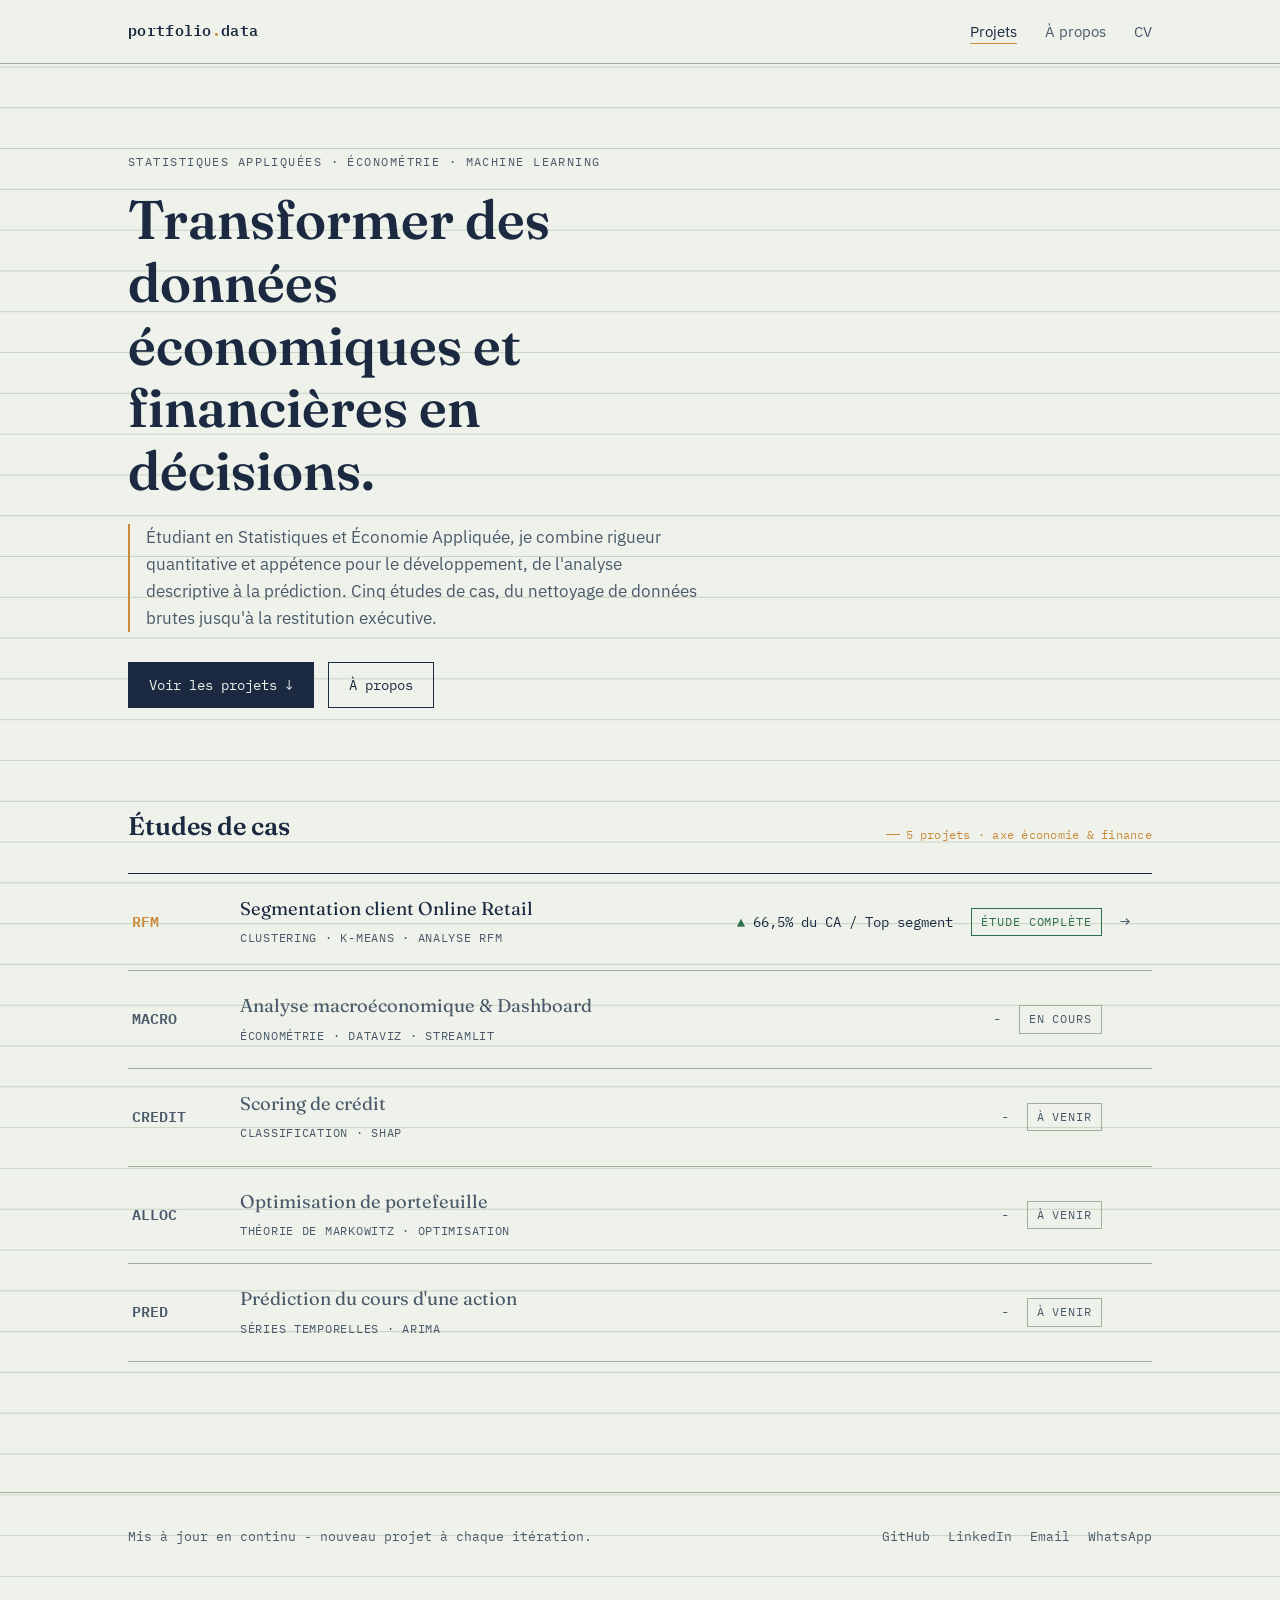
<file: index.html>
<!DOCTYPE html>
<html lang="fr">
<head>
<meta charset="UTF-8">
<meta name="viewport" content="width=device-width, initial-scale=1.0">
<title>Portfolio - TIESSEDIE EMMANUEL - Data - Analyse quantitative & Machine Learning</title>
<meta name="description" content="Portfolio de projets data en économie et finance : segmentation client, scoring de crédit, optimisation de portefeuille et analyse macroéconomique.">
<link rel="preconnect" href="https://fonts.googleapis.com">
<link rel="preconnect" href="https://fonts.gstatic.com" crossorigin>
<link href="https://fonts.googleapis.com/css2?family=Fraunces:opsz,wght@9..144,400;9..144,600&family=IBM+Plex+Sans:wght@400;500&family=IBM+Plex+Mono:wght@400;500;600&display=swap" rel="stylesheet">
<link rel="stylesheet" href="assets/css/style.css">
</head>
<body>

<header class="site-header">
  <div class="nav-row">
    <a href="index.html" class="brand">portfolio<span class="dot">.</span>data</a>
    <nav class="primary-nav">
      <ul>
        <li><a href="index.html" class="active">Projets</a></li>
        <li><a href="about.html">À propos</a></li>
        <li><a href="assets/cv.pdf">CV</a></li>
      </ul>
    </nav>
  </div>
</header>

<main>
  <section class="hero">
    <div class="wrap">
      <span class="eyebrow">Statistiques appliquées · Économétrie · Machine Learning</span>
      <h1>Transformer des données économiques et financières en décisions.</h1>
      <div class="stat-note">
        <p>Étudiant en Statistiques et Économie Appliquée, je combine rigueur quantitative et appétence pour le développement, de l'analyse descriptive à la prédiction. Cinq études de cas, du nettoyage de données brutes jusqu'à la restitution exécutive.</p>
      </div>
      <div class="hero-actions">
        <a href="#projets" class="btn primary">Voir les projets ↓</a>
        <a href="about.html" class="btn">À propos</a>
      </div>
    </div>
  </section>

  <section class="ledger-section" id="projets">
    <div class="wrap">
      <div class="ledger-heading">
        <h2>Études de cas</h2>
        <span class="annotation">5 projets · axe économie &amp; finance</span>
      </div>

      <div class="ledger-table">

        <a href="projects/rfm-segmentation.html" class="ledger-row is-live">
          <span class="ticker">RFM</span>
          <span class="title-block">
            <span class="name">Segmentation client Online Retail</span>
            <span class="method">Clustering · K-Means · Analyse RFM</span>
          </span>
          <span class="metric"><span class="up">▲</span> 66,5% du CA / Top segment</span>
          <span class="status">Étude complète</span>
          <span class="arrow">→</span>
        </a>

        <div class="ledger-row is-pending">
          <span class="ticker">MACRO</span>
          <span class="title-block">
            <span class="name">Analyse macroéconomique &amp; Dashboard</span>
            <span class="method">Économétrie · Dataviz · Streamlit</span>
          </span>
          <span class="metric">-</span>
          <span class="status">En cours</span>
          <span class="arrow"></span>
        </div>

        <div class="ledger-row is-pending">
          <span class="ticker">CREDIT</span>
          <span class="title-block">
            <span class="name">Scoring de crédit</span>
            <span class="method">Classification · SHAP</span>
          </span>
          <span class="metric">-</span>
          <span class="status">À venir</span>
          <span class="arrow"></span>
        </div>

        <div class="ledger-row is-pending">
          <span class="ticker">ALLOC</span>
          <span class="title-block">
            <span class="name">Optimisation de portefeuille</span>
            <span class="method">Théorie de Markowitz · Optimisation</span>
          </span>
          <span class="metric">-</span>
          <span class="status">À venir</span>
          <span class="arrow"></span>
        </div>

        <div class="ledger-row is-pending">
          <span class="ticker">PRED</span>
          <span class="title-block">
            <span class="name">Prédiction du cours d'une action</span>
            <span class="method">Séries temporelles · ARIMA</span>
          </span>
          <span class="metric">-</span>
          <span class="status">À venir</span>
          <span class="arrow"></span>
        </div>

      </div>
    </div>
  </section>
</main>

<footer class="site-footer">
  <div class="wrap">
    <p>Mis à jour en continu - nouveau projet à chaque itération.</p>
    <div class="socials">
      <a href="https://github.com/etiessedie-ctrl">GitHub</a>
      <a href="https://www.linkedin.com/in/emmanuel-tiessedie-494a54348">LinkedIn</a>
      <a href="mailto:etiessedie@gmail.com">Email</a>
      <a href="https://wa.me/2250799532042">WhatsApp</a>
    </div>
  </div>
</footer>

</body>
</html>
</file>
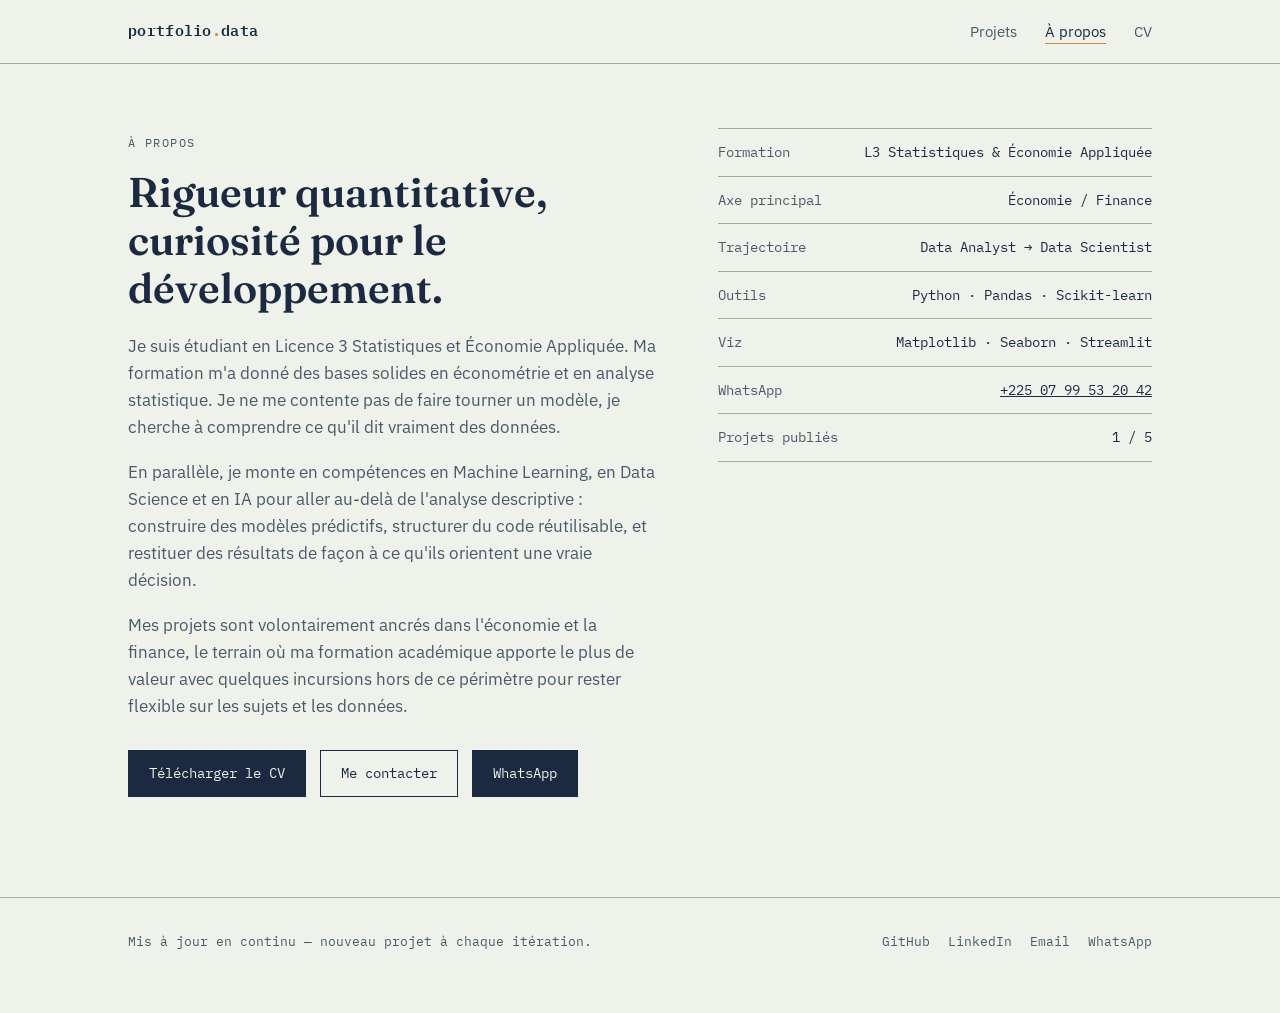
<file: about.html>
<!DOCTYPE html>
<html lang="fr">
<head>
<meta charset="UTF-8">
<meta name="viewport" content="width=device-width, initial-scale=1.0">
<title>À propos — Portfolio Data</title>
<link rel="preconnect" href="https://fonts.googleapis.com">
<link rel="preconnect" href="https://fonts.gstatic.com" crossorigin>
<link href="https://fonts.googleapis.com/css2?family=Fraunces:opsz,wght@9..144,400;9..144,600&family=IBM+Plex+Sans:wght@400;500&family=IBM+Plex+Mono:wght@400;500;600&display=swap" rel="stylesheet">
<link rel="stylesheet" href="assets/css/style.css">
</head>
<body class="no-ledger-bg">

<header class="site-header">
  <div class="nav-row">
    <a href="index.html" class="brand">portfolio<span class="dot">.</span>data</a>
    <nav class="primary-nav">
      <ul>
        <li><a href="index.html">Projets</a></li>
        <li><a href="about.html" class="active">À propos</a></li>
        <li><a href="assets/cv.pdf">CV</a></li>
      </ul>
    </nav>
  </div>
</header>

<main>
  <section class="section" style="padding-top:64px;">
    <div class="wrap about-grid">
      <div>
        <span class="eyebrow">À propos</span>
        <h1 style="margin-top:14px;">Rigueur quantitative, curiosité pour le développement.</h1>
        <p>Je suis étudiant en Licence 3 Statistiques et Économie Appliquée. Ma formation m'a donné des bases solides en économétrie et en analyse statistique. Je ne me contente pas de faire tourner un modèle, je cherche à comprendre ce qu'il dit vraiment des données.</p>
        <p>En parallèle, je monte en compétences en Machine Learning, en Data Science et en IA pour aller au-delà de l'analyse descriptive : construire des modèles prédictifs, structurer du code réutilisable, et restituer des résultats de façon à ce qu'ils orientent une vraie décision.</p>
        <p>Mes projets sont volontairement ancrés dans l'économie et la finance, le terrain où ma formation académique apporte le plus de valeur avec quelques incursions hors de ce périmètre pour rester flexible sur les sujets et les données.</p>
        <div class="case-links" style="margin-top:30px;">
          <a href="assets/cv.pdf" class="btn primary">Télécharger le CV</a>
          <a href="mailto:etiessedie@gmail.com" class="btn">Me contacter</a>
          <a href="https://wa.me/2250799532042" class="btn primary">WhatsApp</a>
        </div>
      </div>

      <div>
        <ul class="fact-list">
          <li><span>Formation</span><span>L3 Statistiques &amp; Économie Appliquée</span></li>
          <li><span>Axe principal</span><span>Économie / Finance</span></li>
          <li><span>Trajectoire</span><span>Data Analyst → Data Scientist</span></li>
          <li><span>Outils</span><span>Python · Pandas · Scikit-learn</span></li>
          <li><span>Viz</span><span>Matplotlib · Seaborn · Streamlit</span></li>
          <li><span>WhatsApp</span><span><a href="https://wa.me/2250799532042">+225 07 99 53 20 42</a></span></li>
          <li><span>Projets publiés</span><span>1 / 5</span></li>
        </ul>
      </div>
    </div>
  </section>
</main>

<footer class="site-footer">
  <div class="wrap">
    <p>Mis à jour en continu — nouveau projet à chaque itération.</p>
    <div class="socials">
      <a href="https://github.com/etiessedie-ctrl">GitHub</a>
      <a href="https://www.linkedin.com/in/emmanuel-tiessedie-494a54348">LinkedIn</a>
      <a href="mailto:etiessedie@gmail.com">Email</a>
      <a href="https://wa.me/2250799532042">WhatsApp</a>
    </div>
  </div>
</footer>

</body>
</html>
</file>
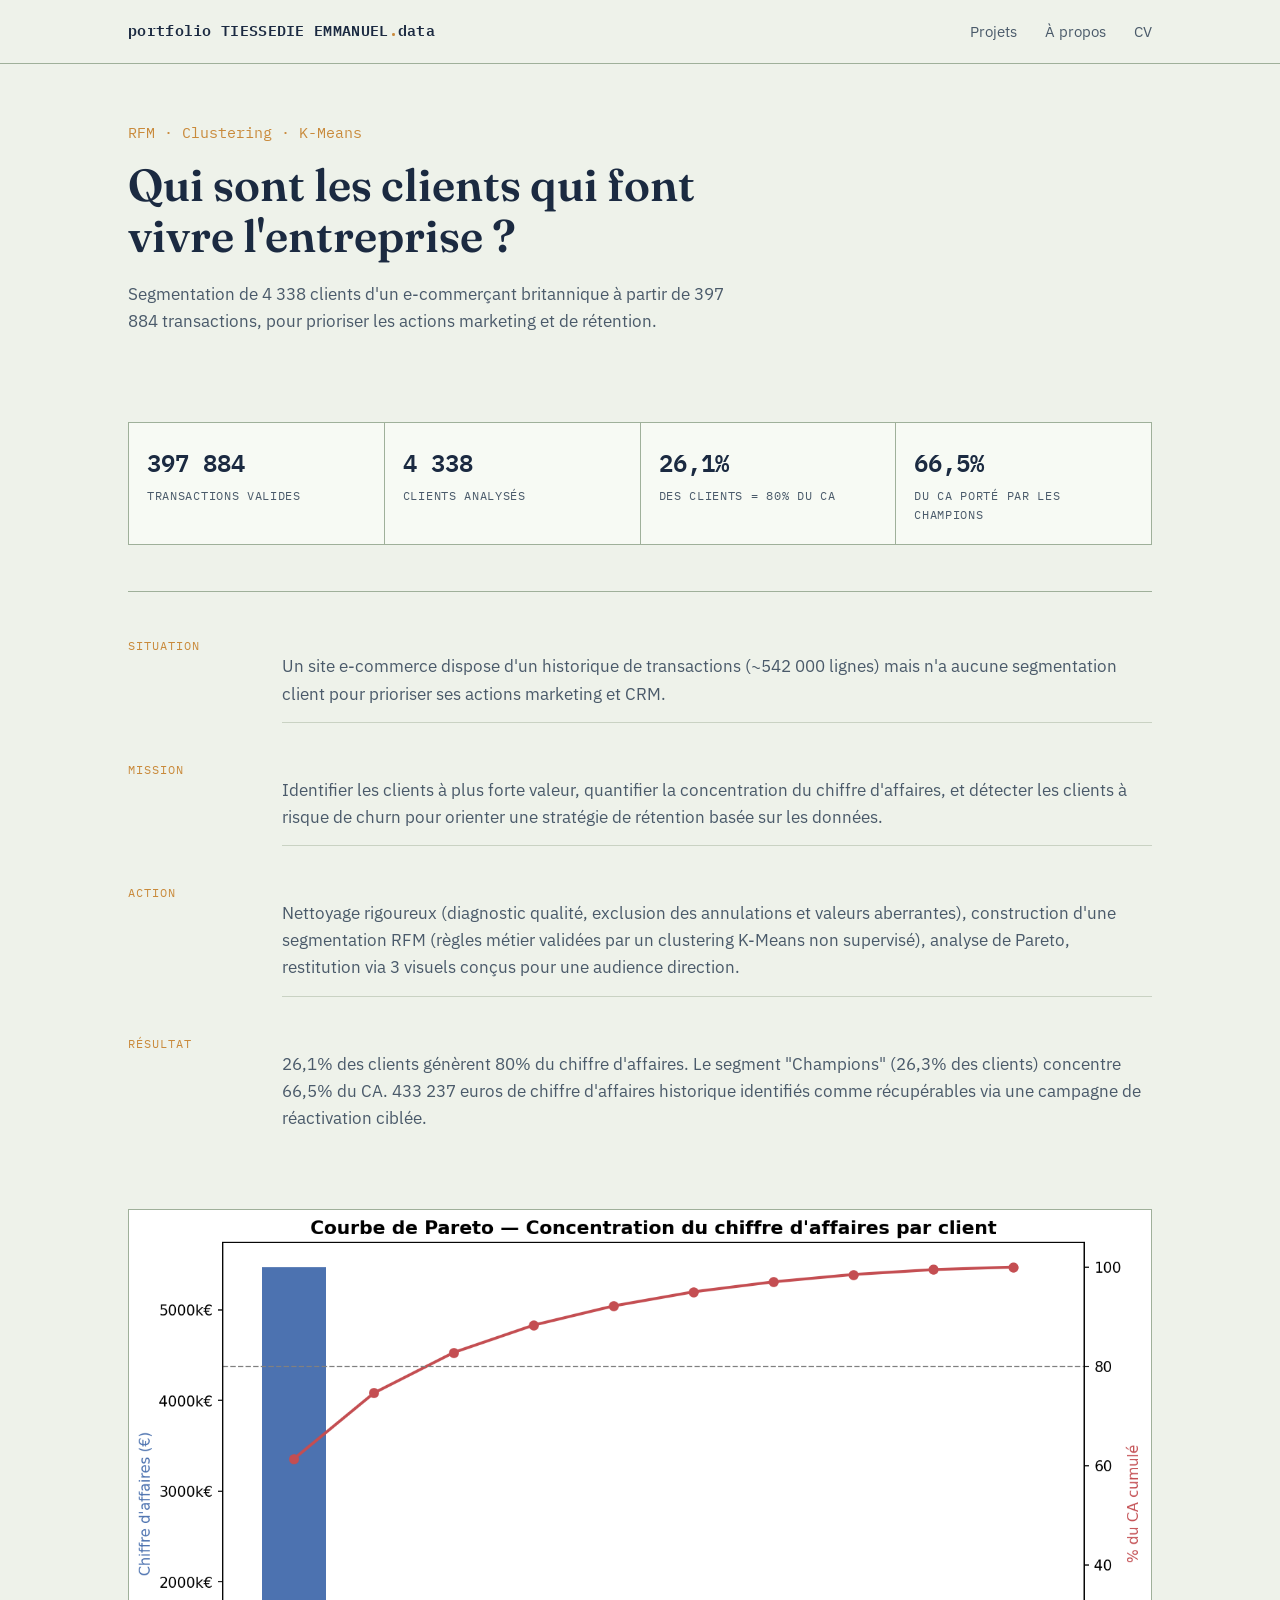
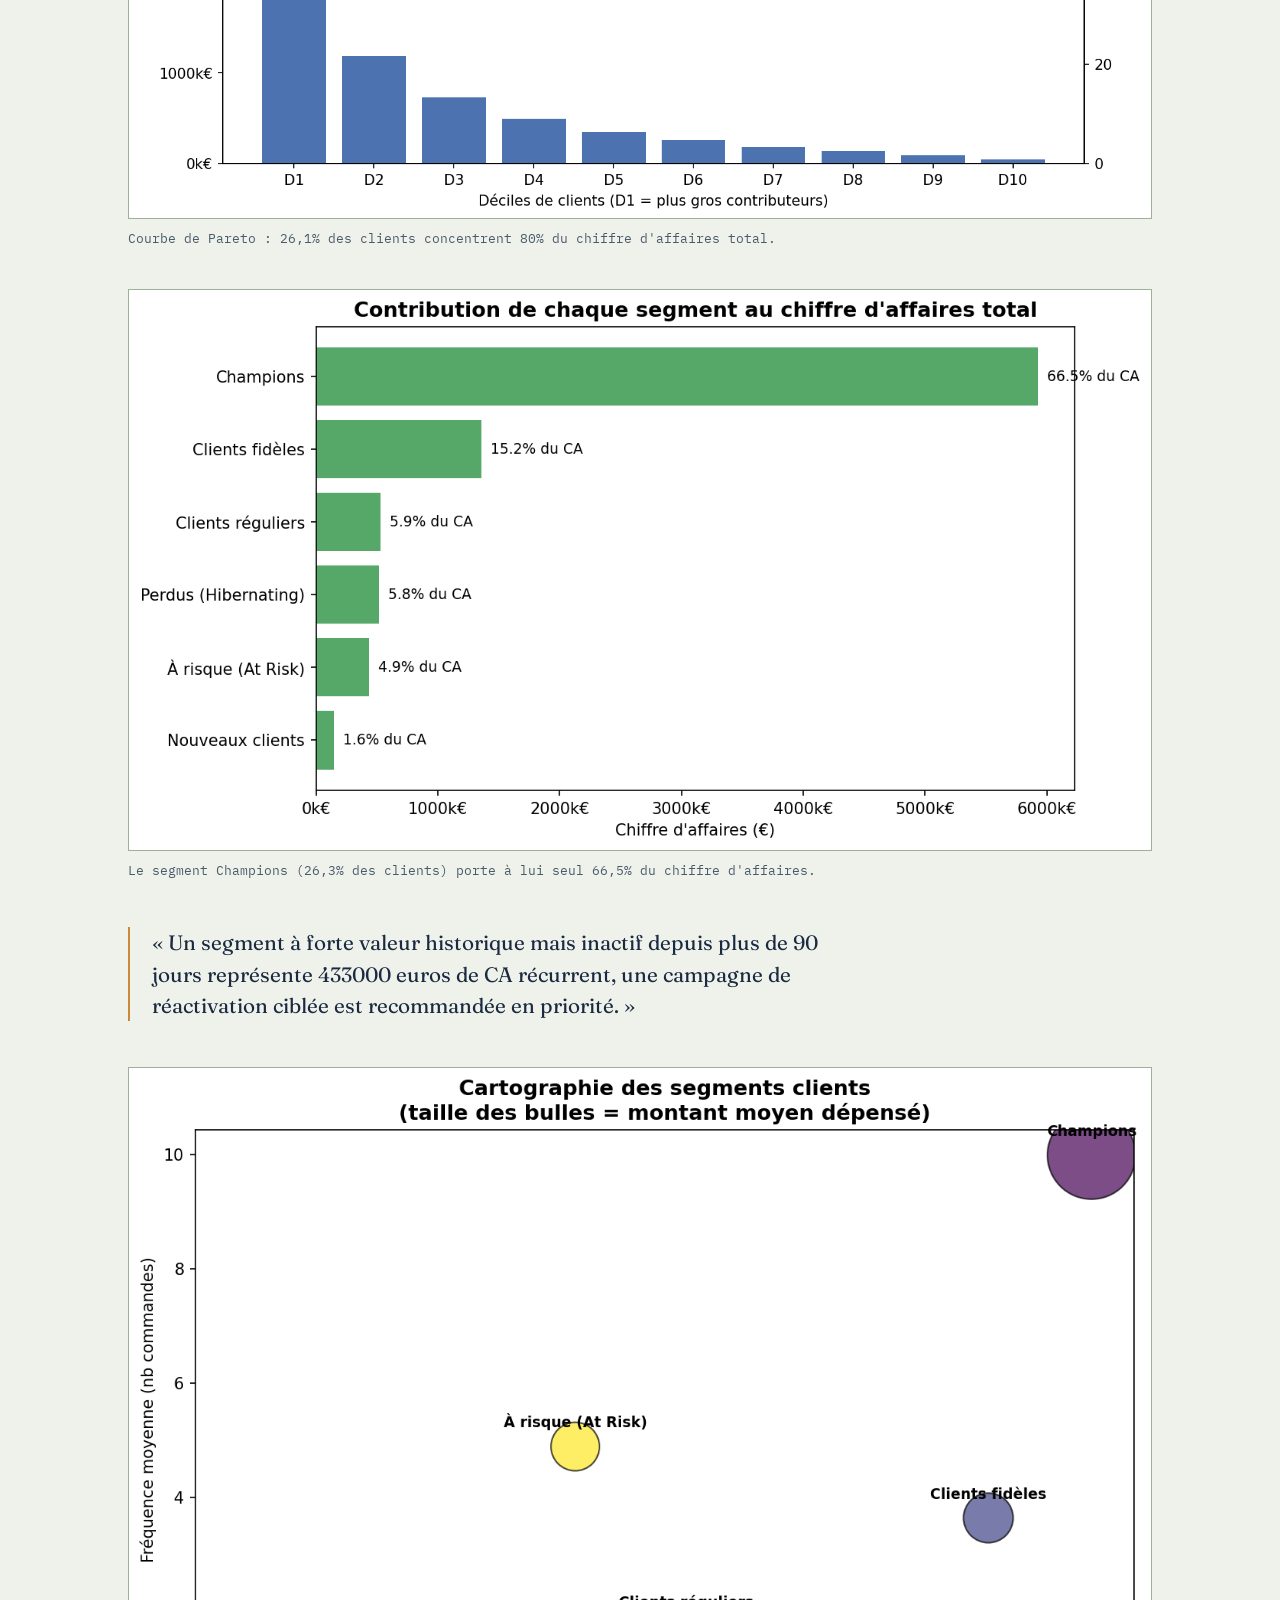
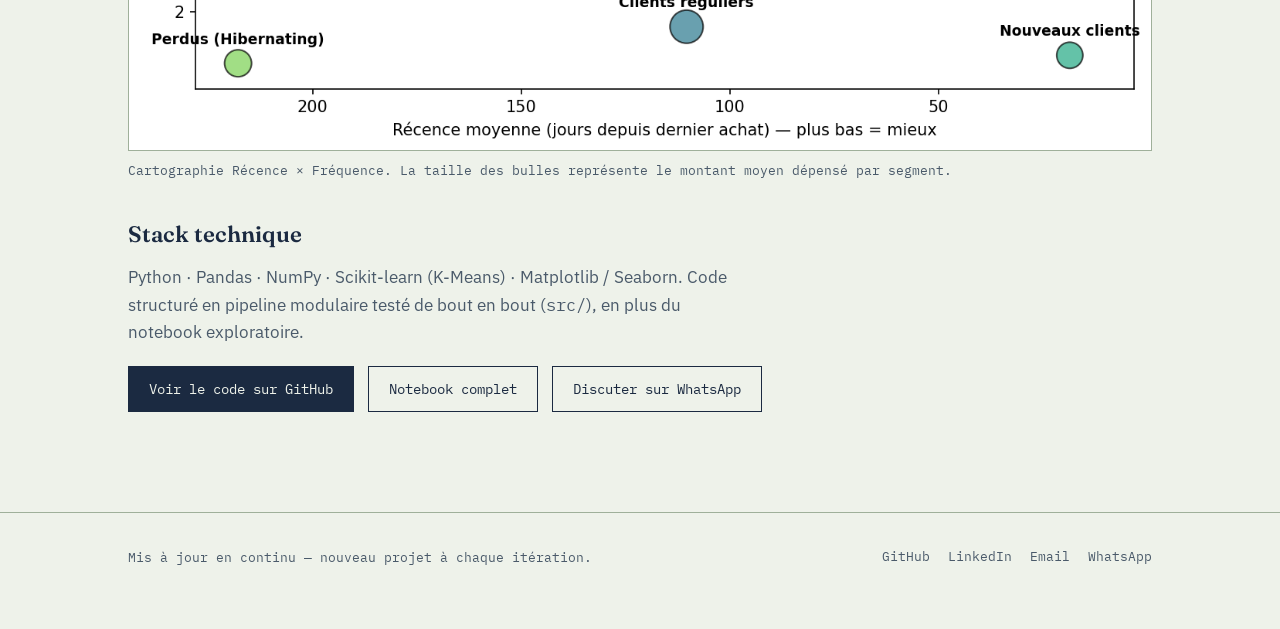
<file: projects/rfm-segmentation.html>
<!DOCTYPE html>
<html lang="fr">
<head>
<meta charset="UTF-8">
<meta name="viewport" content="width=device-width, initial-scale=1.0">
<title>Segmentation client RFM — Online Retail</title>
<link rel="preconnect" href="https://fonts.googleapis.com">
<link rel="preconnect" href="https://fonts.gstatic.com" crossorigin>
<link href="https://fonts.googleapis.com/css2?family=Fraunces:opsz,wght@9..144,400;9..144,600&family=IBM+Plex+Sans:wght@400;500&family=IBM+Plex+Mono:wght@400;500;600&display=swap" rel="stylesheet">
<link rel="stylesheet" href="../assets/css/style.css">
</head>
<body class="no-ledger-bg">

<header class="site-header">
  <div class="nav-row">
    <a href="../index.html" class="brand">portfolio TIESSEDIE EMMANUEL<span class="dot">.</span>data</a>
    <nav class="primary-nav">
      <ul>
        <li><a href="../index.html">Projets</a></li>
        <li><a href="../about.html">À propos</a></li>
        <li><a href="../assets/cv.pdf">CV</a></li>
      </ul>
    </nav>
  </div>
</header>

<main>
  <div class="wrap">

    <section class="case-header">
      <span class="ticker-badge mono">RFM · Clustering · K-Means</span>
      <h1>Qui sont les clients qui font vivre l'entreprise ?</h1>
      <p class="lede">Segmentation de 4 338 clients d'un e-commerçant britannique à partir de 397 884 transactions, pour prioriser les actions marketing et de rétention.</p>
    </section>

    <div class="metric-row">
      <div class="metric-cell">
        <span class="value">397 884</span>
        <span class="label">Transactions valides</span>
      </div>
      <div class="metric-cell">
        <span class="value">4 338</span>
        <span class="label">Clients analysés</span>
      </div>
      <div class="metric-cell">
        <span class="value">26,1%</span>
        <span class="label">Des clients = 80% du CA</span>
      </div>
      <div class="metric-cell">
        <span class="value">66,5%</span>
        <span class="label">Du CA porté par les Champions</span>
      </div>
    </div>

    <div class="star-block">
      <span class="star-label">Situation</span>
      <p class="star-text">Un site e-commerce dispose d'un historique de transactions (~542 000 lignes) mais n'a aucune segmentation client pour prioriser ses actions marketing et CRM.</p>

      <span class="star-label">Mission</span>
      <p class="star-text">Identifier les clients à plus forte valeur, quantifier la concentration du chiffre d'affaires, et détecter les clients à risque de churn pour orienter une stratégie de rétention basée sur les données.</p>

      <span class="star-label">Action</span>
      <p class="star-text">Nettoyage rigoureux (diagnostic qualité, exclusion des annulations et valeurs aberrantes), construction d'une segmentation RFM (règles métier validées par un clustering K-Means non supervisé), analyse de Pareto, restitution via 3 visuels conçus pour une audience direction.</p>

      <span class="star-label">Résultat</span>
      <p class="star-text">26,1% des clients génèrent 80% du chiffre d'affaires. Le segment "Champions" (26,3% des clients) concentre 66,5% du CA. 433 237 euros de chiffre d'affaires historique identifiés comme récupérables via une campagne de réactivation ciblée.</p>
    </div>

    <figure class="case-figure">
      <img src="../assets/img/rfm/pareto_curve.png" alt="Courbe de Pareto montrant la concentration du chiffre d'affaires par décile de clients, avec 80% du CA atteint autour du 3e décile.">
      <figcaption>Courbe de Pareto : 26,1% des clients concentrent 80% du chiffre d'affaires total.</figcaption>
    </figure>

    <figure class="case-figure">
      <img src="../assets/img/rfm/segment_contribution.png" alt="Diagramme en barres horizontales montrant la contribution de chaque segment client au chiffre d'affaires total.">
      <figcaption>Le segment Champions (26,3% des clients) porte à lui seul 66,5% du chiffre d'affaires.</figcaption>
    </figure>

    <blockquote class="case-quote">
      « Un segment à forte valeur historique mais inactif depuis plus de 90 jours représente 433000 euros de CA récurrent, une campagne de réactivation ciblée est recommandée en priorité. »
    </blockquote>

    <figure class="case-figure">
      <img src="../assets/img/rfm/segment_map.png" alt="Cartographie des segments clients selon la récence et la fréquence d'achat, la taille des bulles représentant le montant moyen dépensé.">
      <figcaption>Cartographie Récence × Fréquence. La taille des bulles représente le montant moyen dépensé par segment.</figcaption>
    </figure>

    <section class="section" style="padding-top:0;">
      <h2 style="font-size:1.4rem; margin-bottom:16px;">Stack technique</h2>
      <p style="color:var(--ink-soft); max-width:60ch;">Python · Pandas · NumPy · Scikit-learn (K-Means) · Matplotlib / Seaborn. Code structuré en pipeline modulaire testé de bout en bout (<span class="mono">src/</span>), en plus du notebook exploratoire.</p>

      <div class="case-links">
        <a href="https://github.com/etiessedie-ctrl/rfm-customer-segmentation" class="btn primary">Voir le code sur GitHub</a>
        <a href="https://github.com/etiessedie-ctrl/rfm-customer-segmentation/blob/main/notebooks/Analyse_RFM_Online_Retail.ipynb" class="btn">Notebook complet</a>
        <a href="https://wa.me/2250799532042" class="btn">Discuter sur WhatsApp</a>
      </div>
    </section>

  </div>
</main>

<footer class="site-footer">
  <div class="wrap">
    <p>Mis à jour en continu — nouveau projet à chaque itération.</p>
    <div class="socials">
      <a href="https://github.com/etiessedie-ctrl">GitHub</a>
      <a href="https://www.linkedin.com/in/emmanuel-tiessedie-494a54348">LinkedIn</a>
      <a href="mailto:etiessedie@gmail.com">Email</a>
      <a href="https://wa.me/2250799532042">WhatsApp</a>
    </div>
  </div>
</footer>

</body>
</html>
</file>
<file: assets/css/style.css>
/* ============================================================
   TOKENS
   ============================================================ */
:root {
  --paper: #EEF2EA;
  --paper-raised: #F7FAF4;
  --ink: #1B2A41;
  --ink-soft: #4A5A6A;
  --rule: #C9D2C3;
  --rule-strong: #9FB09A;
  --accent: #C98A3B;
  --accent-soft: #E9D3AE;
  --signal-green: #2F6F4E;
  --signal-red: #A13D3D;

  --font-display: "Fraunces", Georgia, serif;
  --font-body: "IBM Plex Sans", -apple-system, sans-serif;
  --font-mono: "IBM Plex Mono", "Courier New", monospace;

  --max-width: 1080px;
}

* { box-sizing: border-box; }

html {
  scroll-behavior: smooth;
}

@media (prefers-reduced-motion: reduce) {
  html { scroll-behavior: auto; }
  * { animation-duration: 0.01ms !important; transition-duration: 0.01ms !important; }
}

body {
  margin: 0;
  background: var(--paper);
  color: var(--ink);
  font-family: var(--font-body);
  font-size: 17px;
  line-height: 1.6;
  background-image:
    linear-gradient(var(--rule) 1px, transparent 1px);
  background-size: 100% 2.4em;
  background-position: 0 148px;
}

body.no-ledger-bg { background-image: none; }

a { color: var(--ink); }
a:focus-visible, button:focus-visible { outline: 2px solid var(--accent); outline-offset: 3px; }

.wrap {
  max-width: var(--max-width);
  margin: 0 auto;
  padding: 0 28px;
}

/* ============================================================
   TYPOGRAPHY
   ============================================================ */
h1, h2, h3 {
  font-family: var(--font-display);
  font-weight: 600;
  line-height: 1.15;
  margin: 0;
}

.mono {
  font-family: var(--font-mono);
}

.annotation {
  font-family: var(--font-mono);
  font-size: 0.78rem;
  color: var(--accent);
  letter-spacing: 0.02em;
  display: inline-flex;
  align-items: center;
  gap: 6px;
}
.annotation::before {
  content: "";
  width: 14px;
  height: 1px;
  background: var(--accent);
  display: inline-block;
}

.eyebrow {
  font-family: var(--font-mono);
  font-size: 0.75rem;
  text-transform: uppercase;
  letter-spacing: 0.12em;
  color: var(--ink-soft);
}

/* ============================================================
   HEADER / NAV
   ============================================================ */
header.site-header {
  background: var(--paper);
  border-bottom: 1px solid var(--rule-strong);
  position: sticky;
  top: 0;
  z-index: 20;
}

.nav-row {
  display: flex;
  align-items: center;
  justify-content: space-between;
  padding: 18px 28px;
  max-width: var(--max-width);
  margin: 0 auto;
}

.brand {
  font-family: var(--font-mono);
  font-weight: 600;
  font-size: 0.95rem;
  text-decoration: none;
  color: var(--ink);
  letter-spacing: 0.02em;
}
.brand .dot { color: var(--accent); }

nav.primary-nav ul {
  display: flex;
  gap: 28px;
  list-style: none;
  margin: 0;
  padding: 0;
}
nav.primary-nav a {
  text-decoration: none;
  font-size: 0.92rem;
  color: var(--ink-soft);
  border-bottom: 1px solid transparent;
  padding-bottom: 2px;
  transition: color 0.15s ease, border-color 0.15s ease;
}
nav.primary-nav a:hover,
nav.primary-nav a.active {
  color: var(--ink);
  border-color: var(--accent);
}

/* ============================================================
   HERO
   ============================================================ */
.hero {
  padding: 88px 0 64px;
}

.hero .eyebrow { margin-bottom: 18px; display: block; }

.hero h1 {
  font-size: clamp(2.1rem, 5vw, 3.4rem);
  max-width: 15ch;
  margin-bottom: 22px;
}

.hero .stat-note {
  margin: 22px 0 30px;
  padding-left: 16px;
  border-left: 2px solid var(--accent);
}
.hero .stat-note p {
  margin: 0;
  color: var(--ink-soft);
  font-size: 1.05rem;
  max-width: 56ch;
}

.hero-actions {
  display: flex;
  gap: 14px;
  flex-wrap: wrap;
  margin-top: 30px;
}

.btn {
  font-family: var(--font-mono);
  font-size: 0.88rem;
  text-decoration: none;
  padding: 11px 20px;
  border: 1px solid var(--ink);
  color: var(--ink);
  display: inline-block;
  transition: background 0.15s ease, color 0.15s ease;
}
.btn:hover { background: var(--ink); color: var(--paper); }
.btn.primary { background: var(--ink); color: var(--paper); }
.btn.primary:hover { background: var(--accent); border-color: var(--accent); color: var(--ink); }

/* ============================================================
   PROJECT LEDGER
   ============================================================ */
.ledger-section { padding: 40px 0 90px; }

.ledger-heading {
  display: flex;
  align-items: baseline;
  justify-content: space-between;
  margin-bottom: 8px;
  flex-wrap: wrap;
  gap: 10px;
}
.ledger-heading h2 { font-size: 1.6rem; }

.ledger-table {
  margin-top: 28px;
  border-top: 1px solid var(--ink);
}

.ledger-row {
  display: grid;
  grid-template-columns: 90px 1fr auto auto 28px;
  align-items: center;
  gap: 18px;
  padding: 20px 4px;
  border-bottom: 1px solid var(--rule-strong);
  text-decoration: none;
  color: var(--ink);
  transition: background 0.15s ease;
}
.ledger-row.is-live:hover { background: var(--paper-raised); }

.ledger-row .ticker {
  font-family: var(--font-mono);
  font-weight: 600;
  font-size: 0.95rem;
  color: var(--accent);
}
.ledger-row.is-pending .ticker { color: var(--ink-soft); }

.ledger-row .title-block .name {
  font-family: var(--font-display);
  font-size: 1.15rem;
  display: block;
}
.ledger-row .title-block .method {
  font-family: var(--font-mono);
  font-size: 0.75rem;
  color: var(--ink-soft);
  text-transform: uppercase;
  letter-spacing: 0.06em;
}

.ledger-row .metric {
  font-family: var(--font-mono);
  font-size: 0.88rem;
  text-align: right;
  white-space: nowrap;
}
.ledger-row .metric .up { color: var(--signal-green); }
.ledger-row .metric .down { color: var(--signal-red); }

.ledger-row .status {
  font-family: var(--font-mono);
  font-size: 0.72rem;
  text-transform: uppercase;
  letter-spacing: 0.08em;
  padding: 4px 9px;
  border: 1px solid var(--rule-strong);
  color: var(--ink-soft);
  white-space: nowrap;
}
.ledger-row.is-live .status {
  border-color: var(--signal-green);
  color: var(--signal-green);
}

.ledger-row .arrow {
  font-family: var(--font-mono);
  color: var(--ink-soft);
  transition: transform 0.15s ease;
}
.ledger-row.is-live:hover .arrow { transform: translateX(4px); color: var(--accent); }

.ledger-row.is-pending {
  cursor: default;
  color: var(--ink-soft);
}

@media (max-width: 640px) {
  .ledger-row {
    grid-template-columns: 60px 1fr;
    grid-template-areas:
      "ticker status"
      "title title"
      "metric arrow";
    row-gap: 8px;
  }
  .ledger-row .ticker { grid-area: ticker; }
  .ledger-row .status { grid-area: status; justify-self: start; }
  .ledger-row .title-block { grid-area: title; }
  .ledger-row .metric { grid-area: metric; text-align: left; }
  .ledger-row .arrow { grid-area: arrow; justify-self: end; }
}

/* ============================================================
   ABOUT / SECTIONS
   ============================================================ */
.section { padding: 60px 0; }
.section-divider {
  border: none;
  border-top: 1px solid var(--rule-strong);
  margin: 0;
}

.about-grid {
  display: grid;
  grid-template-columns: 1.1fr 0.9fr;
  gap: 60px;
  align-items: start;
}
@media (max-width: 780px) {
  .about-grid { grid-template-columns: 1fr; gap: 36px; }
}

.about-grid p { color: var(--ink-soft); max-width: 58ch; }
.about-grid h1 { font-size: clamp(1.8rem, 4vw, 2.6rem); margin-bottom: 20px; }

.fact-list {
  font-family: var(--font-mono);
  font-size: 0.88rem;
  list-style: none;
  margin: 0;
  padding: 0;
  border-top: 1px solid var(--rule-strong);
}
.fact-list li {
  display: flex;
  justify-content: space-between;
  gap: 20px;
  padding: 12px 0;
  border-bottom: 1px solid var(--rule-strong);
}
.fact-list li span:first-child { color: var(--ink-soft); }

/* ============================================================
   PROJECT DETAIL / CASE STUDY
   ============================================================ */
.case-header { padding: 56px 0 30px; }
.case-header .ticker-badge {
  font-family: var(--font-mono);
  color: var(--accent);
  font-size: 0.95rem;
  margin-bottom: 14px;
  display: block;
}
.case-header h1 { font-size: clamp(1.9rem, 4.5vw, 2.8rem); max-width: 22ch; }
.case-header .lede {
  margin-top: 18px;
  color: var(--ink-soft);
  max-width: 62ch;
  font-size: 1.08rem;
}

.metric-row {
  display: grid;
  grid-template-columns: repeat(4, 1fr);
  gap: 1px;
  background: var(--rule-strong);
  margin: 40px 0;
  border: 1px solid var(--rule-strong);
}
@media (max-width: 700px) {
  .metric-row { grid-template-columns: repeat(2, 1fr); }
}
.metric-cell {
  background: var(--paper-raised);
  padding: 20px 18px;
}
.metric-cell .value {
  font-family: var(--font-mono);
  font-size: 1.5rem;
  font-weight: 600;
  color: var(--ink);
  display: block;
}
.metric-cell .label {
  font-family: var(--font-mono);
  font-size: 0.72rem;
  text-transform: uppercase;
  letter-spacing: 0.06em;
  color: var(--ink-soft);
  margin-top: 6px;
  display: block;
}

.star-block {
  display: grid;
  grid-template-columns: 130px 1fr;
  gap: 6px 24px;
  margin: 46px 0;
  padding-top: 30px;
  border-top: 1px solid var(--rule-strong);
}
.star-block .star-label {
  font-family: var(--font-mono);
  font-size: 0.78rem;
  text-transform: uppercase;
  letter-spacing: 0.08em;
  color: var(--accent);
  padding: 14px 0;
}
.star-block .star-text {
  padding: 14px 0;
  border-bottom: 1px solid var(--rule);
  color: var(--ink-soft);
}
.star-block .star-text:last-of-type { border-bottom: none; }
@media (max-width: 640px) {
  .star-block { grid-template-columns: 1fr; gap: 4px; }
  .star-block .star-label { padding-bottom: 0; }
}

figure.case-figure { margin: 40px 0; }
figure.case-figure img {
  width: 100%;
  display: block;
  border: 1px solid var(--rule-strong);
  background: #fff;
}
figure.case-figure figcaption {
  font-family: var(--font-mono);
  font-size: 0.8rem;
  color: var(--ink-soft);
  margin-top: 10px;
}

.case-quote {
  font-family: var(--font-display);
  font-size: 1.3rem;
  line-height: 1.5;
  color: var(--ink);
  border-left: 2px solid var(--accent);
  padding-left: 22px;
  margin: 46px 0;
  max-width: 56ch;
}

.case-links {
  display: flex;
  gap: 14px;
  flex-wrap: wrap;
  margin-top: 20px;
}

/* ============================================================
   FOOTER
   ============================================================ */
footer.site-footer {
  border-top: 1px solid var(--rule-strong);
  padding: 34px 0 60px;
  margin-top: 40px;
}
footer.site-footer .wrap {
  display: flex;
  justify-content: space-between;
  align-items: center;
  flex-wrap: wrap;
  gap: 12px;
}
footer.site-footer p {
  font-family: var(--font-mono);
  font-size: 0.8rem;
  color: var(--ink-soft);
  margin: 0;
}
footer.site-footer .socials {
  display: flex;
  gap: 18px;
}
footer.site-footer .socials a {
  font-family: var(--font-mono);
  font-size: 0.8rem;
  text-decoration: none;
  color: var(--ink-soft);
  border-bottom: 1px solid transparent;
}
footer.site-footer .socials a:hover { color: var(--ink); border-color: var(--accent); }
</file>
